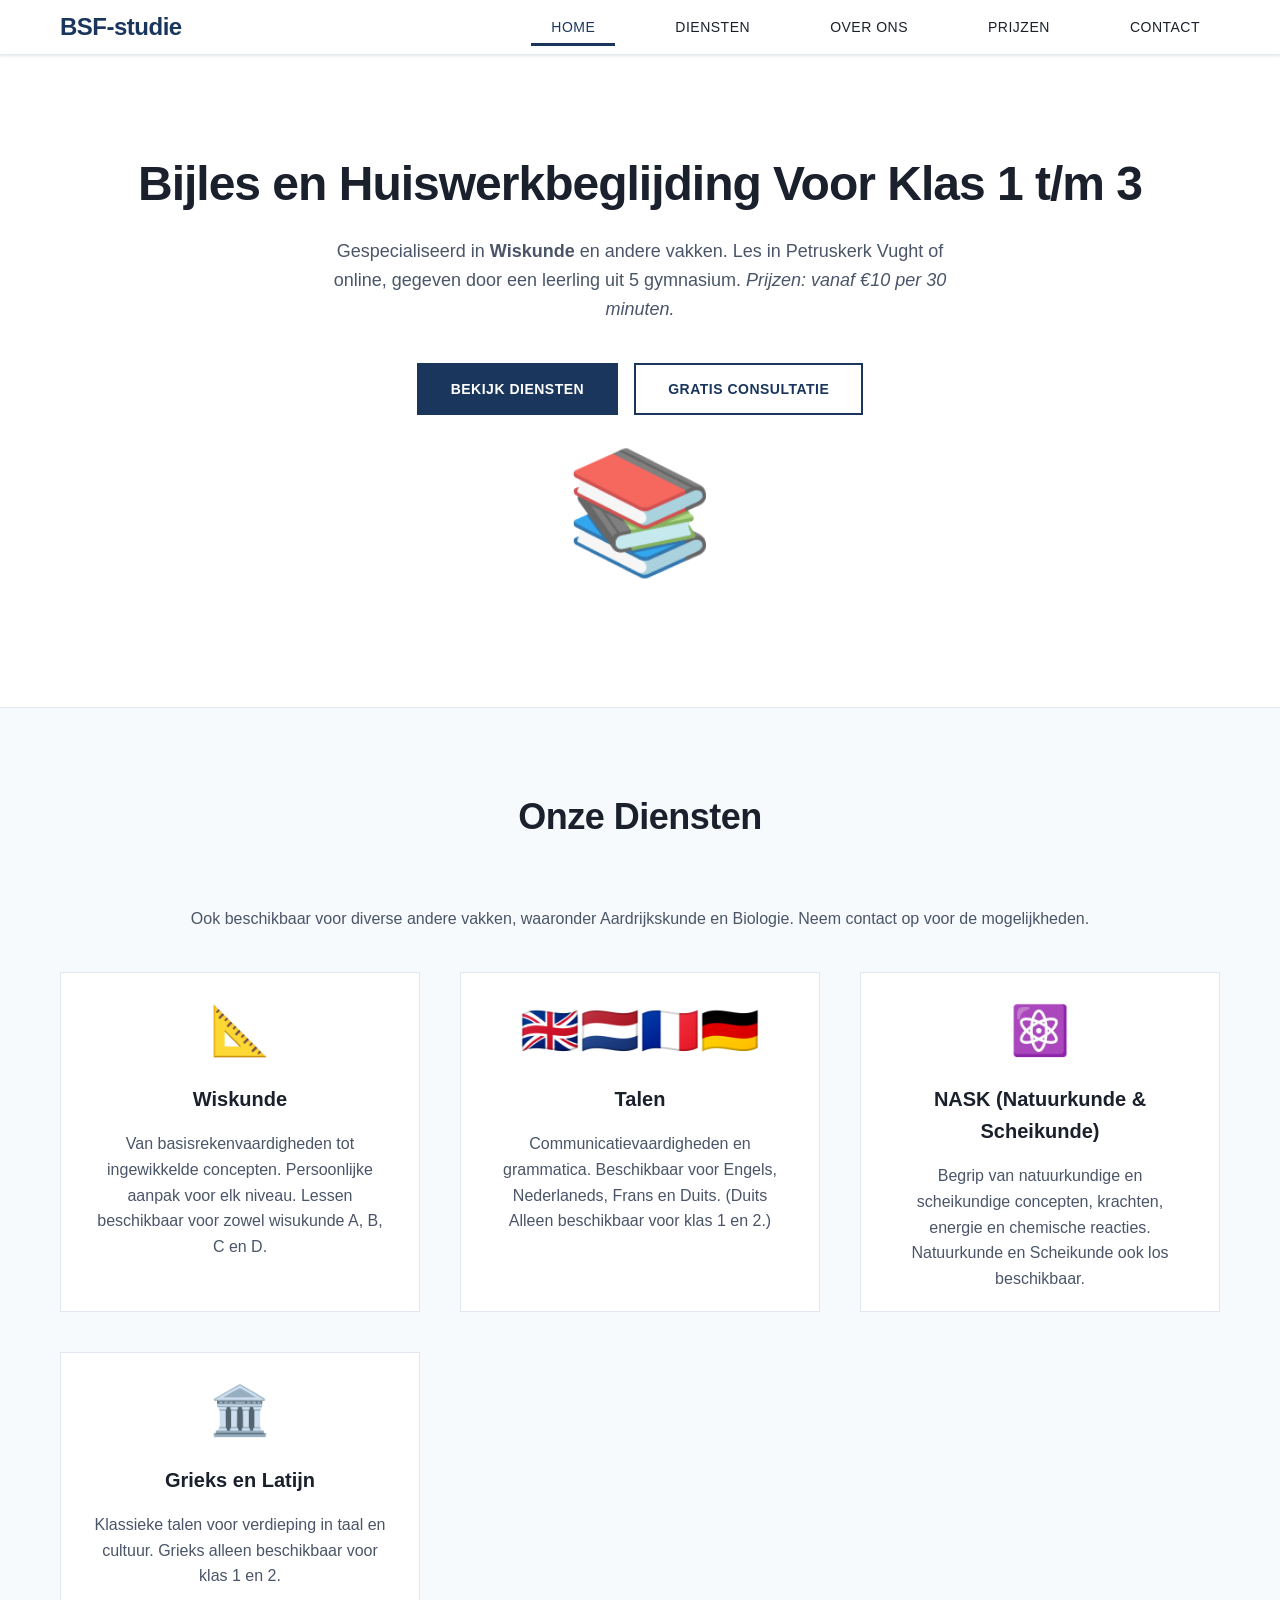
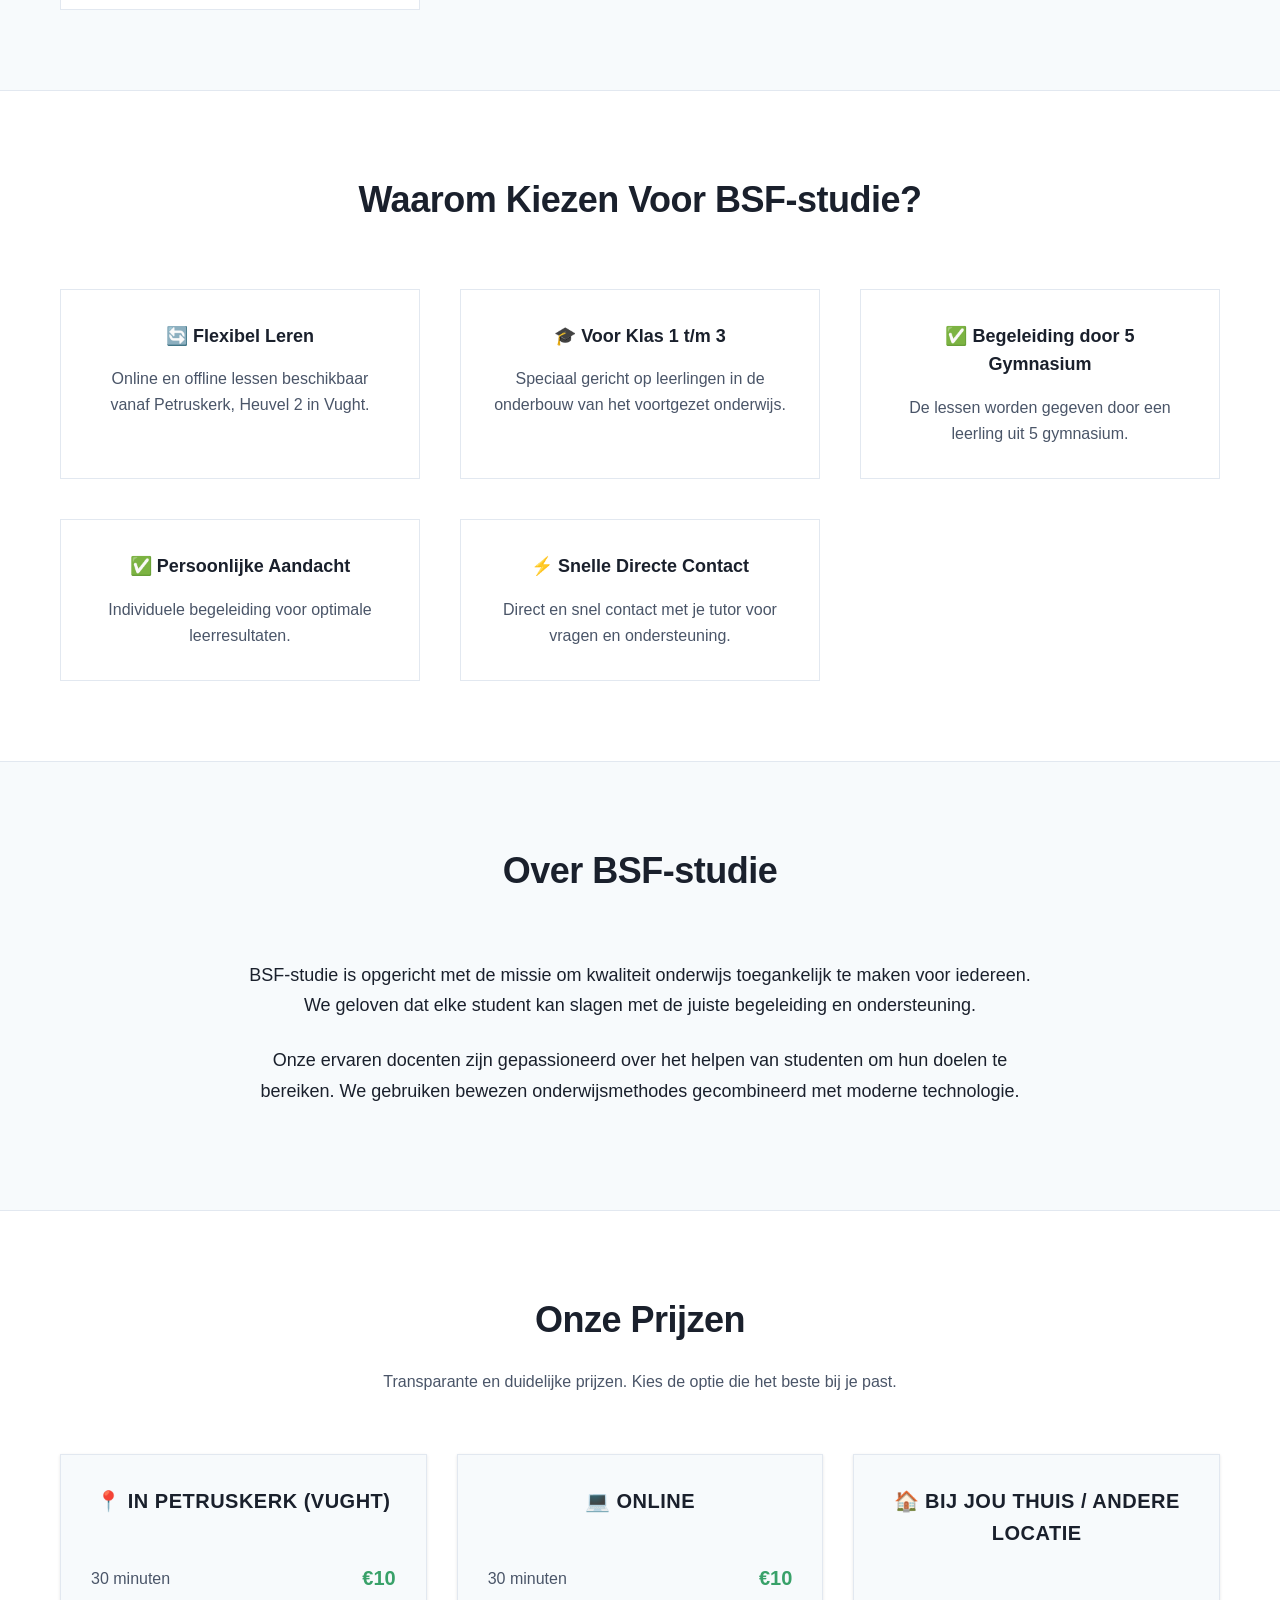
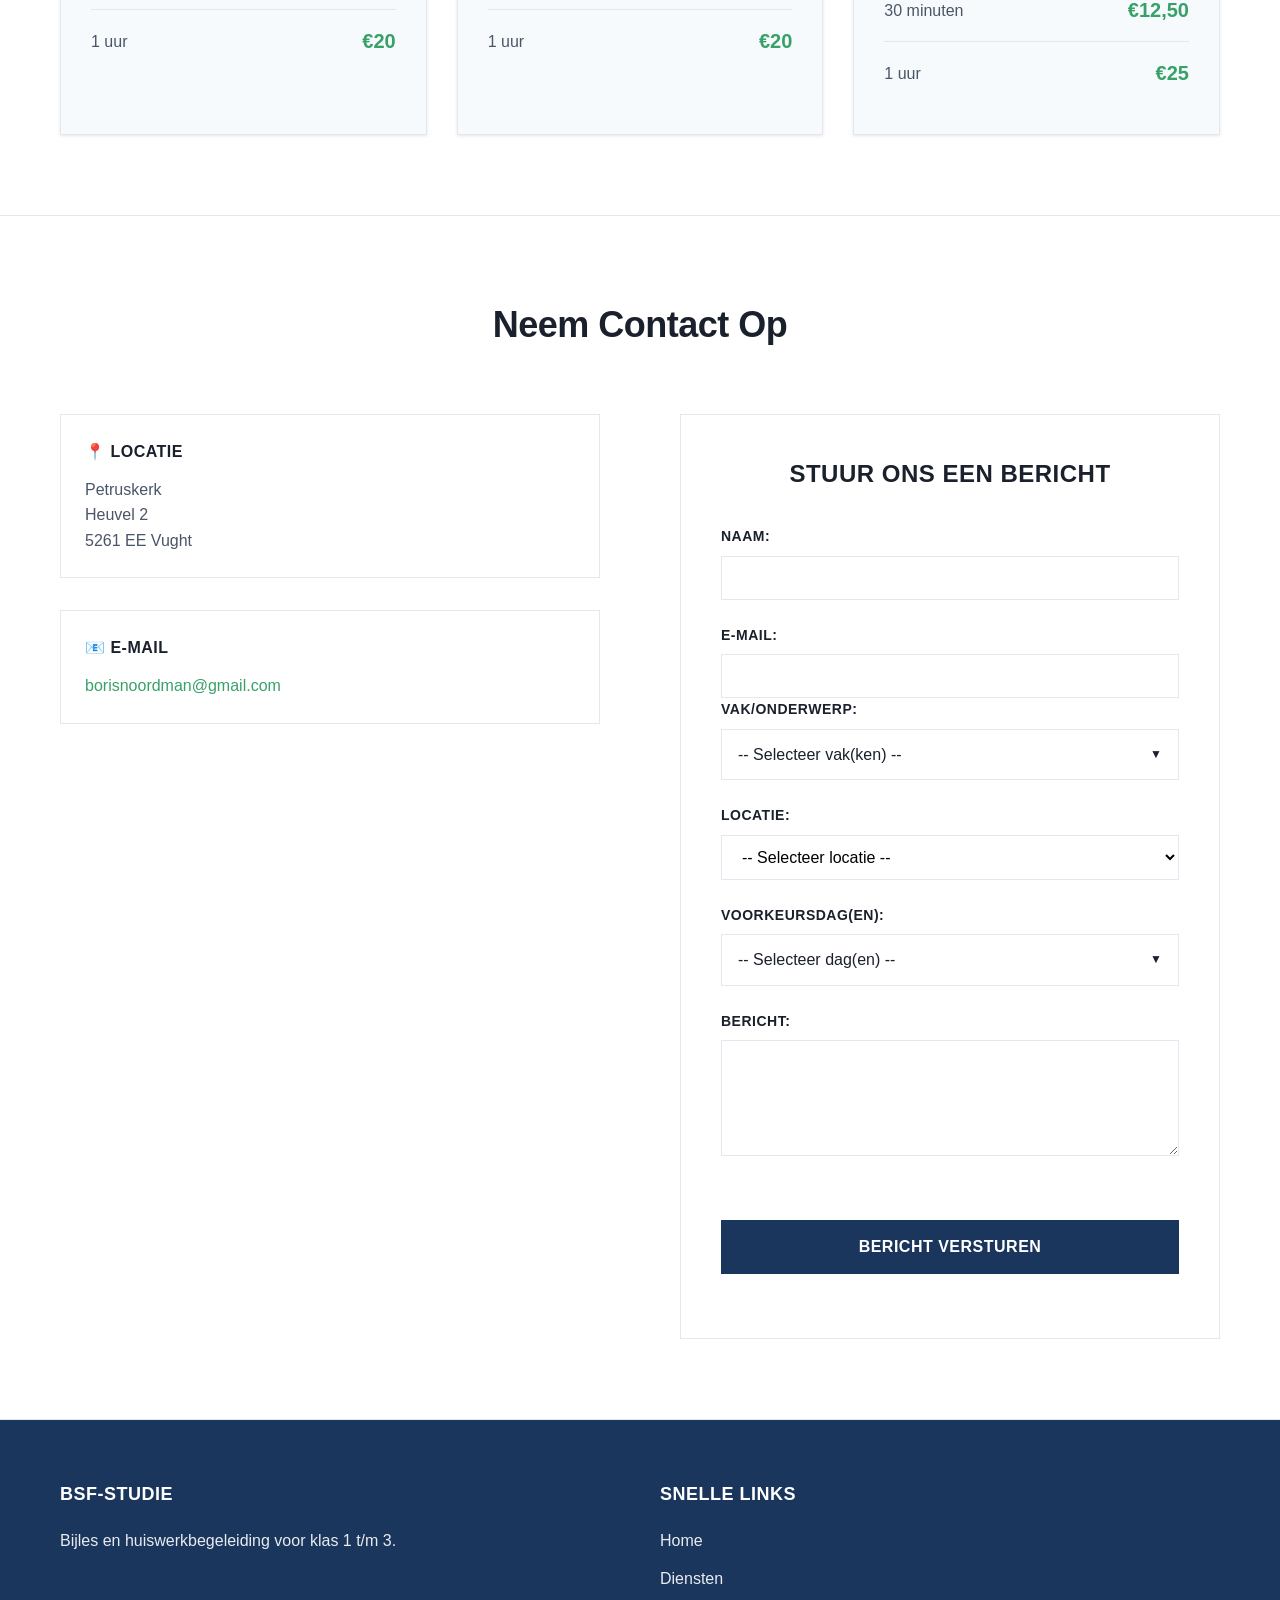
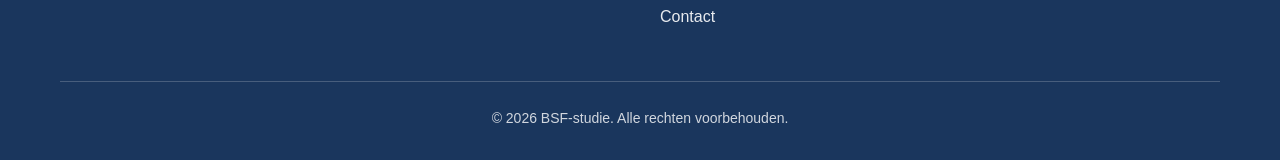
<file: index.html>
<!DOCTYPE html>
<html lang="nl">
<head>
    <meta charset="UTF-8">
    <meta name="viewport" content="width=device-width, initial-scale=1.0">
    <title>BSF-studie - Bijles & Huiswerkbegeleiding</title>
    <link rel="stylesheet" href="styles.css">
</head>
<body>
    <!-- Navigation -->
    <nav class="navbar">
        <div class="container">
            <div class="logo">BSF-studie</div>
            <ul class="nav-links">
                <li><a href="#home">Home</a></li>
                <li><a href="#services">Diensten</a></li>
                <li><a href="#about">Over Ons</a></li>
                <li><a href="#pricing">Prijzen</a></li>
                <li><a href="#contact">Contact</a></li>
            </ul>
            <div class="hamburger">
                <span></span>
                <span></span>
                <span></span>
            </div>
        </div>
    </nav>

    <!-- Hero Section -->
    <section id="home" class="hero">
        <div class="hero-content">
            <h1>Bijles en Huiswerkbeglijding Voor Klas 1 t/m 3</h1>
            <p>Gespecialiseerd in <strong>Wiskunde</strong> en andere vakken. Les in Petruskerk Vught of online, gegeven door een leerling uit 5 gymnasium. <em>Prijzen: vanaf €10 per 30 minuten.</em></p>
            <div class="cta-buttons">
                <button class="btn btn-primary" onclick="smoothScrollTo('#services')">Bekijk Diensten</button>
                <button class="btn btn-secondary" onclick="openContactForm()">Gratis Consultatie</button>
            </div>
        </div>
        <div class="hero-image">
            <div class="image-placeholder">📚</div>
        </div>
    </section>

    <!-- Services Section -->
    <section id="services" class="services">
        <div class="container">
            <h2>Onze Diensten</h2>
            <p style="text-align: center; margin-bottom: 40px; color: var(--text-light); font-size: 16px;">Ook beschikbaar voor diverse andere vakken, waaronder Aardrijkskunde en Biologie. Neem contact op voor de mogelijkheden.</p>
            <div class="services-grid">
                <div class="service-card">
                    <div class="service-icon">📐</div>
                    <h3>Wiskunde</h3>
                    <p>Van basisrekenvaardigheden tot ingewikkelde concepten. Persoonlijke aanpak voor elk niveau. Lessen beschikbaar voor zowel wisukunde A, B, C en D.</p>
                </div>
                <div class="service-card">
                    <div class="service-icon">🇬🇧🇳🇱🇫🇷🇩🇪</div>
                    <h3>Talen</h3>
                    <p>Communicatievaardigheden en grammatica. Beschikbaar voor Engels, Nederlaneds, Frans en Duits. (Duits Alleen beschikbaar voor klas 1 en 2.)</p>
                </div>
                <div class="service-card">
                    <div class="service-icon">⚛️</div>
                    <h3>NASK (Natuurkunde & Scheikunde)</h3>
                    <p>Begrip van natuurkundige en scheikundige concepten, krachten, energie en chemische reacties. Natuurkunde en Scheikunde ook los beschikbaar.</p>
                </div>
                <div class="service-card">
                    <div class="service-icon">🏛️</div>
                    <h3>Grieks en Latijn</h3>
                    <p>Klassieke talen voor verdieping in taal en cultuur. Grieks alleen beschikbaar voor klas 1 en 2.</p>
                </div>
            </div>
        </div>
    </section>

    <!-- Features Section -->
    <section class="features">
        <div class="container">
            <h2>Waarom Kiezen Voor BSF-studie?</h2>
            <div class="features-grid">
                <div class="feature">
                    <h3>🔄 Flexibel Leren</h3>
                    <p>Online en offline lessen beschikbaar vanaf Petruskerk, Heuvel 2 in Vught.</p>
                </div>
                <div class="feature">
                    <h3>🎓 Voor Klas 1 t/m 3</h3>
                    <p>Speciaal gericht op leerlingen in de onderbouw van het voortgezet onderwijs.</p>
                </div>
                <div class="feature">
                    <h3>✅ Begeleiding door 5 Gymnasium</h3>
                    <p>De lessen worden gegeven door een leerling uit 5 gymnasium.</p>
                </div>
                <div class="feature">
                    <h3>✅ Persoonlijke Aandacht</h3>
                    <p>Individuele begeleiding voor optimale leerresultaten.</p>
                </div>
                <div class="feature">
                    <h3>⚡ Snelle Directe Contact</h3>
                    <p>Direct en snel contact met je tutor voor vragen en ondersteuning.</p>
                </div>
            </div>
        </div>
    </section>

    <!-- About Section -->
    <section id="about" class="about">
        <div class="container">
            <h2>Over BSF-studie</h2>
            <div class="about-content">
                <div class="about-text">
                    <p>BSF-studie is opgericht met de missie om kwaliteit onderwijs toegankelijk te maken voor iedereen. We geloven dat elke student kan slagen met de juiste begeleiding en ondersteuning.</p>
                    <p>Onze ervaren docenten zijn gepassioneerd over het helpen van studenten om hun doelen te bereiken. We gebruiken bewezen onderwijsmethodes gecombineerd met moderne technologie.</p>
                </div>
            </div>
        </div>
    </section>

    <!-- Pricing Section -->
    <section id="pricing" class="pricing">
        <div class="container">
            <h2>Onze Prijzen</h2>
            <p style="text-align: center; margin-bottom: 40px; color: var(--text-light); font-size: 16px;">Transparante en duidelijke prijzen. Kies de optie die het beste bij je past.</p>
            <div class="pricing-grid">
                <div class="pricing-card">
                    <h3>📍 In Petruskerk (Vught)</h3>
                    <div class="price-item">
                        <span class="duration">30 minuten</span>
                        <span class="price">€10</span>
                    </div>
                    <div class="price-item">
                        <span class="duration">1 uur</span>
                        <span class="price">€20</span>
                    </div>
                </div>
                <div class="pricing-card">
                    <h3>💻 Online</h3>
                    <div class="price-item">
                        <span class="duration">30 minuten</span>
                        <span class="price">€10</span>
                    </div>
                    <div class="price-item">
                        <span class="duration">1 uur</span>
                        <span class="price">€20</span>
                    </div>
                </div>
                <div class="pricing-card">
                    <h3>🏠 Bij jou thuis / Andere locatie</h3>
                    <div class="price-item">
                        <span class="duration">30 minuten</span>
                        <span class="price">€12,50</span>
                    </div>
                    <div class="price-item">
                        <span class="duration">1 uur</span>
                        <span class="price">€25</span>
                    </div>
                </div>
            </div>
        </div>
    </section>

    <!-- Contact Section -->
    <section id="contact" class="contact">
        <div class="container">
            <h2>Neem Contact Op</h2>
            <div class="contact-content">
                <div class="contact-info">
                    <div class="info-item">
                        <h3>📍 Locatie</h3>
                        <p>Petruskerk<br>Heuvel 2<br>5261 EE Vught</p>
                    </div>
                    <div class="info-item">
                        <h3>📧 E-mail</h3>
                        <p><a href="mailto:borisnoordman@gmail.com">borisnoordman@gmail.com</a></p>
                    </div>
                </div>

                <form class="contact-form" id="contactForm" action="https://formsubmit.co/borisnoordman@gmail.com" method="POST">
                    <h3>Stuur ons een Bericht</h3>
                    <div class="form-group">
                        <label for="name">Naam:</label>
                        <input type="text" id="name" name="name" required>
                    </div>
                    <div class="form-group">
                        <label for="email">E-mail:</label>
                        <input type="email" id="email" name="email" required>
                    <div class="form-group">
                        <label for="subject">Vak/Onderwerp:</label>
                        <div class="multi-select-container">
                            <div class="multi-select-display" onclick="toggleMultiSelect('subject')">
                                <span id="subject-display">-- Selecteer vak(ken) --</span>
                                <span class="dropdown-arrow">▼</span>
                            </div>
                            <div class="multi-select-options" id="subject-options">
                                <label><input type="checkbox" name="subject_wiskunde" value="Ja" onchange="updateMultiSelect('subject')"> Wiskunde</label>
                                <label><input type="checkbox" name="subject_nask" value="Ja" onchange="updateMultiSelect('subject')"> NASK</label>
                                <label><input type="checkbox" name="subject_natuurkunde" value="Ja" onchange="updateMultiSelect('subject')"> Natuurkunde</label>
                                <label><input type="checkbox" name="subject_scheikunde" value="Ja" onchange="updateMultiSelect('subject')"> Scheikunde</label>
                                <label><input type="checkbox" name="subject_grieks" value="Ja" onchange="updateMultiSelect('subject')"> Grieks (alleen klas 1-2)</label>
                                <label><input type="checkbox" name="subject_latijn" value="Ja" onchange="updateMultiSelect('subject')"> Latijn</label>
                                <label><input type="checkbox" name="subject_engels" value="Ja" onchange="updateMultiSelect('subject')"> Engels</label>
                                <label><input type="checkbox" name="subject_aardrijkskunde" value="Ja" onchange="updateMultiSelect('subject')"> Aardrijkskunde</label>
                                <label><input type="checkbox" name="subject_frans" value="Ja" onchange="updateMultiSelect('subject')"> Frans</label>
                                <label><input type="checkbox" name="subject_duits" value="Ja" onchange="updateMultiSelect('subject')"> Duits (alleen klas 1-2)</label>
                                <label><input type="checkbox" name="subject_overig" value="Ja" onchange="updateMultiSelect('subject')"> Ander Vak</label>
                            </div>
                        </div>
                    </div>
                    <div class="form-group" id="other-subject-group" style="display: none;">
                        <label for="other-subject">Welk ander vak?</label>
                        <input type="text" id="other-subject" name="other_subject" placeholder="Voer het vak in">
                    </div>
                    <div class="form-group">
                        <label for="location">Locatie:</label>
                        <select id="location" name="location" required>
                            <option value="">-- Selecteer locatie --</option>
                            <option value="p Petruskerk">In Petruskerk (Vught)</option>
                            <option value="online">Online</option>
                            <option value="at_home">Bij jou thuis of andere locatie</option>
                        </select>
                    </div>
                    <div class="form-group">
                        <label for="preferred-day">Voorkeursdag(en):</label>
                        <div class="multi-select-container">
                            <div class="multi-select-display" onclick="toggleMultiSelect('day')">
                                <span id="day-display">-- Selecteer dag(en) --</span>
                                <span class="dropdown-arrow">▼</span>
                            </div>
                            <div class="multi-select-options" id="day-options">
                                <label><input type="checkbox" name="dag_maandag" value="Ja" onchange="updateMultiSelect('day')"> Maandag</label>
                                <label><input type="checkbox" name="dag_dinsdag" value="Ja" onchange="updateMultiSelect('day')"> Dinsdag</label>
                                <label><input type="checkbox" name="dag_woensdag" value="Ja" onchange="updateMultiSelect('day')"> Woensdag</label>
                                <label><input type="checkbox" name="dag_donderdag" value="Ja" onchange="updateMultiSelect('day')"> Donderdag</label>
                                <label><input type="checkbox" name="dag_vrijdag" value="Ja" onchange="updateMultiSelect('day')"> Vrijdag</label>
                                <label><input type="checkbox" name="dag_zaterdag" value="Ja" onchange="updateMultiSelect('day')"> Zaterdag</label>
                                <label><input type="checkbox" name="dag_zondag" value="Ja" onchange="updateMultiSelect('day')"> Zondag</label>
                            </div>
                        </div>
                    </div>
                    <div class="form-group">
                        <label for="message">Bericht:</label>
                        <textarea id="message" name="message" rows="5" required></textarea>
                    </div>
                    <!-- FormSubmit required fields -->
                    <input type="hidden" name="_captcha" value="false">
                    <input type="hidden" name="_next" value="success.html">
                    <input type="hidden" name="_subject" value="Nieuwe aanvraag bijles">
                    <input type="hidden" name="_template" value="table">
                    <button type="submit" class="btn btn-primary">Bericht Versturen</button>
                </form>
            </div>
        </div>
    </section>

    <!-- Footer -->
    <footer class="footer">
        <div class="container">
            <div class="footer-content">
                <div class="footer-section">
                    <h4>BSF-studie</h4>
                    <p>Bijles en huiswerkbegeleiding voor klas 1 t/m 3.</p>
                </div>
                <div class="footer-section">
                    <h4>Snelle Links</h4>
                    <ul>
                        <li><a href="#home">Home</a></li>
                        <li><a href="#services">Diensten</a></li>
                        <li><a href="#contact">Contact</a></li>
                    </ul>
                </div>
            </div>
            <div class="footer-bottom">
                <p>&copy; 2026 BSF-studie. Alle rechten voorbehouden.</p>
            </div>
        </div>
    </footer>

    <script src="script.js"></script>
</body>
</html>
</file>
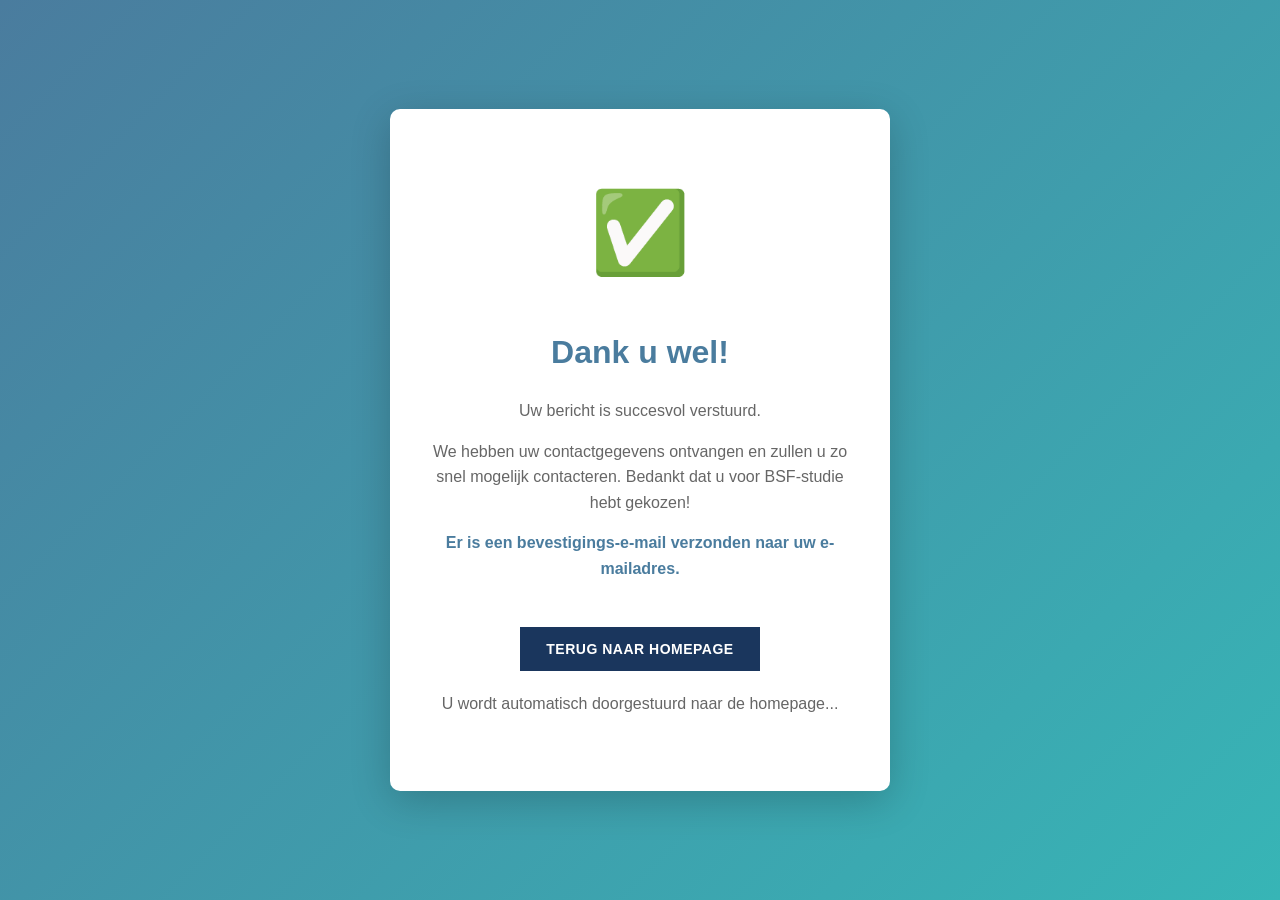
<file: success.html>
<!DOCTYPE html>
<html lang="nl">
<head>
    <meta charset="UTF-8">
    <meta name="viewport" content="width=device-width, initial-scale=1.0">
    <title>Bericht Verstuurd - BSF-studie</title>
    <link rel="stylesheet" href="styles.css">
    <style>
        .success-container {
            display: flex;
            justify-content: center;
            align-items: center;
            min-height: 100vh;
            background: linear-gradient(135deg, #4A7C9E 0%, #37B5B6 100%);
            padding: 20px;
        }
        
        .success-content {
            background: white;
            padding: 60px 40px;
            border-radius: 10px;
            text-align: center;
            max-width: 500px;
            box-shadow: 0 10px 40px rgba(0, 0, 0, 0.2);
        }
        
        .success-icon {
            font-size: 80px;
            margin-bottom: 30px;
            animation: checkmark 0.6s ease-in-out;
        }
        
        .success-content h1 {
            color: #4A7C9E;
            font-size: 32px;
            margin-bottom: 20px;
        }
        
        .success-content p {
            color: #666;
            font-size: 16px;
            margin-bottom: 15px;
            line-height: 1.6;
        }
        
        .success-content .btn {
            margin-top: 30px;
            display: inline-block;
        }
        
        @keyframes checkmark {
            0% {
                transform: scale(0) rotate(-45deg);
                opacity: 0;
            }
            50% {
                transform: scale(1.2) rotate(10deg);
            }
            100% {
                transform: scale(1) rotate(0);
                opacity: 1;
            }
        }
        
        .redirect-info {
            color: #999;
            font-size: 14px;
            margin-top: 20px;
        }
    </style>
</head>
<body>
    <div class="success-container">
        <div class="success-content">
            <div class="success-icon">✅</div>
            <h1>Dank u wel!</h1>
            <p>Uw bericht is succesvol verstuurd.</p>
            <p>We hebben uw contactgegevens ontvangen en zullen u zo snel mogelijk contacteren. Bedankt dat u voor BSF-studie hebt gekozen!</p>
            <p style="font-weight: 600; color: #4A7C9E;">Er is een bevestigings-e-mail verzonden naar uw e-mailadres.</p>
            
            <button class="btn btn-primary" onclick="window.location.href='index.html'">Terug naar Homepage</button>
            
            <div class="redirect-info">
                <p>U wordt automatisch doorgestuurd naar de homepage...</p>
            </div>
        </div>
    </div>
    
    <script>
        // Redirect to homepage after 5 seconds
        setTimeout(() => {
            window.location.href = 'index.html';
        }, 5000);
    </script>
</body>
</html>
</file>
<file: styles.css>
/* Root Variables */
:root {
    --primary-color: #1a365d;
    --secondary-color: #2d3748;
    --accent-color: #38a169;
    --text-dark: #1a202c;
    --text-light: #4a5568;
    --bg-white: #ffffff;
    --bg-light: #f7fafc;
    --border-color: #e2e8f0;
    --shadow: 0 1px 3px rgba(0, 0, 0, 0.1);
    --shadow-lg: 0 4px 6px rgba(0, 0, 0, 0.1);
}

/* Global Styles */
* {
    margin: 0;
    padding: 0;
    box-sizing: border-box;
}

html {
    scroll-behavior: smooth;
}

body {
    font-family: 'Segoe UI', Tahoma, Geneva, Verdana, sans-serif;
    color: var(--text-dark);
    line-height: 1.6;
    overflow-x: hidden;
}

.container {
    max-width: 1200px;
    margin: 0 auto;
    padding: 0 20px;
}

/* Buttons */
.btn {
    padding: 12px 24px;
    border: 2px solid var(--primary-color);
    background-color: var(--primary-color);
    color: white;
    font-size: 14px;
    font-weight: 600;
    cursor: pointer;
    transition: all 0.2s ease;
    text-transform: uppercase;
    letter-spacing: 0.5px;
}

.btn:hover {
    background-color: var(--secondary-color);
    border-color: var(--secondary-color);
    transform: translateY(-1px);
}

.btn-secondary {
    background-color: transparent;
    color: var(--primary-color);
    border-color: var(--primary-color);
}

.btn-secondary:hover {
    background-color: var(--primary-color);
    color: white;
}

.btn-outline {
    background-color: transparent;
    color: var(--primary-color);
    border-color: var(--primary-color);
}

.btn-outline:hover {
    background-color: var(--primary-color);
    color: white;
}

/* Navigation */
.navbar {
    background-color: var(--bg-white);
    border-bottom: 1px solid var(--border-color);
    box-shadow: var(--shadow);
    position: sticky;
    top: 0;
    z-index: 100;
}

.navbar .container {
    display: flex;
    justify-content: space-between;
    align-items: center;
    padding: 0 20px;
    max-width: 1200px;
    margin: 0 auto;
}

.logo {
    font-size: 24px;
    font-weight: 700;
    color: var(--primary-color);
    cursor: pointer;
    letter-spacing: -0.5px;
}

.nav-links {
    display: flex;
    list-style: none;
    gap: 40px;
}

.nav-links a {
    text-decoration: none;
    color: var(--text-dark);
    font-weight: 500;
    font-size: 14px;
    text-transform: uppercase;
    letter-spacing: 0.5px;
    transition: color 0.2s ease;
}

.nav-links a:hover {
    color: var(--accent-color);
}

.hamburger {
    display: none;
    flex-direction: column;
    cursor: pointer;
}

.hamburger span {
    width: 25px;
    height: 2px;
    background-color: var(--primary-color);
    margin: 4px 0;
    transition: 0.2s;
}

/* Hero Section */
.hero {
    background-color: var(--bg-white);
    padding: 100px 0;
    border-bottom: 1px solid var(--border-color);
}

.hero .container {
    display: flex;
    flex-direction: column;
    align-items: center;
    justify-content: center;
    text-align: center;
    gap: 40px;
    max-width: 900px;
    margin: 0 auto;
    padding: 0 20px;
}

.hero-content {
    width: 100%;
    text-align: center;
}

.hero h1 {
    font-size: 48px;
    margin-bottom: 24px;
    line-height: 1.2;
    color: var(--text-dark);
    font-weight: 700;
    letter-spacing: -1px;
}

.hero p em {
    font-style: italic;
}

.hero p {
    font-size: 18px;
    margin: 0 auto 40px;
    color: var(--text-light);
    line-height: 1.6;
    max-width: 650px;
}

.cta-buttons {
    display: flex;
    flex-wrap: wrap;
    justify-content: center;
    gap: 16px;
}

.cta-buttons .btn {
    padding: 16px 32px;
    font-size: 14px;
}

.hero-image {
    text-align: center;
}

.image-placeholder {
    font-size: 120px;
    color: var(--accent-color);
    opacity: 0.8;
}

/* Services Section */
.services {
    padding: 80px 0;
    background-color: var(--bg-light);
    border-bottom: 1px solid var(--border-color);
}

.services .container {
    max-width: 1200px;
    margin: 0 auto;
    padding: 0 20px;
}

.services h2 {
    font-size: 36px;
    text-align: center;
    margin-bottom: 60px;
    color: var(--text-dark);
    font-weight: 700;
    letter-spacing: -0.5px;
}

.services-grid {
    display: grid;
    grid-template-columns: repeat(auto-fit, minmax(350px, 1fr));
    gap: 40px;
}

.service-card {
    background-color: var(--bg-white);
    padding: 20px 30px;
    border: 1px solid var(--border-color);
    transition: all 0.2s ease;
    text-align: center;
}

.service-card:hover {
    border-color: var(--accent-color);
    box-shadow: var(--shadow-lg);
}

.service-icon {
    font-size: 48px;
    margin-bottom: 14px;
    display: block;
}

.service-card h3 {
    color: var(--text-dark);
    margin-bottom: 16px;
    font-size: 20px;
    font-weight: 600;
}

.service-card p {
    color: var(--text-light);
    line-height: 1.6;
    font-size: 16px;
}

/* Features Section */
.features {
    padding: 80px 0;
    background-color: var(--bg-white);
    border-bottom: 1px solid var(--border-color);
}

.features .container {
    max-width: 1200px;
    margin: 0 auto;
    padding: 0 20px;
}

.features h2 {
    font-size: 36px;
    text-align: center;
    margin-bottom: 60px;
    color: var(--text-dark);
    font-weight: 700;
    letter-spacing: -0.5px;
}

.features-grid {
    display: grid;
    grid-template-columns: repeat(auto-fit, minmax(300px, 1fr));
    gap: 40px;
}

.feature {
    padding: 32px;
    background-color: var(--bg-white);
    border: 1px solid var(--border-color);
    transition: all 0.2s ease;
    text-align: center;
}

.feature:hover {
    border-color: var(--accent-color);
    box-shadow: var(--shadow-lg);
}

.feature h3 {
    color: var(--text-dark);
    margin-bottom: 16px;
    font-size: 18px;
    font-weight: 600;
}

.feature p {
    color: var(--text-light);
    line-height: 1.6;
    font-size: 16px;
}

/* About Section */
.about {
    padding: 80px 0;
    background-color: var(--bg-light);
    border-bottom: 1px solid var(--border-color);
}

.about .container {
    max-width: 1200px;
    margin: 0 auto;
    padding: 0 20px;
}

.about h2 {
    font-size: 36px;
    text-align: center;
    margin-bottom: 60px;
    color: var(--text-dark);
    font-weight: 700;
    letter-spacing: -0.5px;
}

.about-content {
    display: flex;
    justify-content: center;
    max-width: 800px;
    margin: 0 auto;
}

.about-text p {
    margin-bottom: 24px;
    color: var(--text-dark);
    line-height: 1.7;
    font-size: 18px;
    text-align: center;
}

/* Pricing Section */
.pricing {
    padding: 80px 0;
    background-color: var(--bg-white);
    border-bottom: 1px solid var(--border-color);
}

.pricing .container {
    max-width: 1200px;
    margin: 0 auto;
    padding: 0 20px;
}

.pricing h2 {
    font-size: 36px;
    text-align: center;
    margin-bottom: 20px;
    color: var(--text-dark);
    font-weight: 700;
    letter-spacing: -0.5px;
}

.pricing-grid {
    display: grid;
    grid-template-columns: repeat(auto-fit, minmax(300px, 1fr));
    gap: 30px;
    margin-top: 60px;
}

.pricing-card {
    background-color: var(--bg-light);
    padding: 30px;
    border: 1px solid var(--border-color);
    text-align: center;
    transition: all 0.3s ease;
    box-shadow: var(--shadow);
}

.pricing-card:hover {
    box-shadow: var(--shadow-lg);
    border-color: var(--accent-color);
}

.pricing-card h3 {
    font-size: 20px;
    color: var(--text-dark);
    margin-bottom: 30px;
    font-weight: 600;
    text-transform: uppercase;
    letter-spacing: 0.5px;
}

.price-item {
    display: flex;
    justify-content: space-between;
    align-items: center;
    padding: 15px 0;
    border-bottom: 1px solid var(--border-color);
}

.price-item:last-child {
    border-bottom: none;
}

.price-item .duration {
    color: var(--text-light);
    font-size: 16px;
    font-weight: 500;
}

.price-item .price {
    color: var(--accent-color);
    font-size: 20px;
    font-weight: 700;
}

/* Contact Section */
.contact {
    padding: 80px 0;
    background-color: var(--bg-white);
}

.contact .container {
    max-width: 1200px;
    margin: 0 auto;
    padding: 0 20px;
}

.contact h2 {
    font-size: 36px;
    text-align: center;
    margin-bottom: 60px;
    color: var(--text-dark);
    font-weight: 700;
    letter-spacing: -0.5px;
}

.contact-content {
    display: grid;
    grid-template-columns: 1fr 1fr;
    gap: 80px;
}

.contact-info {
    display: flex;
    flex-direction: column;
    gap: 32px;
}

.info-item {
    padding: 24px;
    background-color: var(--bg-white);
    border: 1px solid var(--border-color);
    transition: all 0.2s ease;
}

.info-item:hover {
    border-color: var(--accent-color);
    box-shadow: var(--shadow-lg);
}

.info-item h3 {
    color: var(--text-dark);
    margin-bottom: 12px;
    font-size: 16px;
    font-weight: 600;
    text-transform: uppercase;
    letter-spacing: 0.5px;
}

.info-item p {
    color: var(--text-light);
    line-height: 1.6;
    font-size: 16px;
}

.info-item a {
    color: var(--accent-color);
    text-decoration: none;
    font-weight: 500;
    transition: color 0.2s ease;
}

.info-item a:hover {
    color: var(--primary-color);
}

.contact-form {
    background-color: var(--bg-white);
    padding: 40px;
    border: 1px solid var(--border-color);
}

.contact-form h3 {
    color: var(--text-dark);
    margin-bottom: 32px;
    font-size: 24px;
    text-align: center;
    font-weight: 600;
    text-transform: uppercase;
    letter-spacing: 0.5px;
}

.form-group {
    margin-bottom: 24px;
}

.form-group label {
    display: block;
    margin-bottom: 8px;
    color: var(--text-dark);
    font-weight: 600;
    font-size: 14px;
    text-transform: uppercase;
    letter-spacing: 0.5px;
}

.form-group input,
.form-group select,
.form-group textarea {
    width: 100%;
    padding: 12px 16px;
    border: 1px solid var(--border-color);
    font-size: 16px;
    font-family: inherit;
    transition: border-color 0.2s ease;
    background-color: var(--bg-white);
}

.form-group input:focus,
.form-group select:focus,
.form-group textarea:focus {
    outline: none;
    border-color: var(--accent-color);
}

.contact-form .btn {
    width: 100%;
    margin-top: 32px;
    padding: 16px;
    font-size: 16px;
    font-weight: 600;
    text-transform: uppercase;
    letter-spacing: 0.5px;
}

/* Multi-select dropdowns */
.multi-select-container {
    position: relative;
}

.multi-select-display {
    padding: 12px 16px;
    border: 1px solid var(--border-color);
    background-color: var(--bg-white);
    cursor: pointer;
    display: flex;
    justify-content: space-between;
    align-items: center;
    font-size: 16px;
    font-family: inherit;
    transition: border-color 0.2s ease;
}

.multi-select-display:hover {
    border-color: var(--accent-color);
}

.multi-select-options {
    position: absolute;
    top: 100%;
    left: 0;
    right: 0;
    background-color: var(--bg-white);
    border: 1px solid var(--border-color);
    border-top: none;
    z-index: 1000;
    display: none;
    box-shadow: var(--shadow-lg);
}

.multi-select-options label {
    display: block;
    padding: 5px 16px;
    cursor: pointer;
    font-size: 14px;
    border-bottom: 1px solid var(--border-color);
}

.multi-select-options label:last-child {
    border-bottom: none;
}

.multi-select-options label:hover {
    background-color: var(--bg-light);
}

.multi-select-options label input[type="checkbox"] {
    margin-right: 8px;
}

.dropdown-arrow {
    font-size: 12px;
    transition: transform 0.2s ease;
}

.multi-select-container.open .dropdown-arrow {
    transform: rotate(180deg);
}
.footer {
    background-color: var(--primary-color);
    color: white;
    padding: 60px 0 30px;
    border-top: 1px solid var(--border-color);
}

.footer .container {
    max-width: 1200px;
    margin: 0 auto;
    padding: 0 20px;
}

.footer-content {
    display: grid;
    grid-template-columns: repeat(auto-fit, minmax(250px, 1fr));
    gap: 40px;
    margin-bottom: 40px;
}

.footer-section h4 {
    margin-bottom: 20px;
    color: white;
    font-size: 18px;
    font-weight: 600;
    text-transform: uppercase;
    letter-spacing: 0.5px;
}

.footer-section p {
    color: rgba(255, 255, 255, 0.9);
    line-height: 1.6;
    font-size: 16px;
}

.footer-section ul {
    list-style: none;
}

.footer-section ul li {
    margin-bottom: 12px;
}

.footer-section a {
    color: rgba(255, 255, 255, 0.9);
    text-decoration: none;
    transition: color 0.2s ease;
    font-weight: 500;
}

.footer-section a:hover {
    color: var(--accent-color);
}

.social-links {
    display: flex;
    gap: 20px;
}

.footer-bottom {
    border-top: 1px solid rgba(255, 255, 255, 0.2);
    padding-top: 25px;
    text-align: center;
    color: rgba(255, 255, 255, 0.8);
    font-size: 14px;
}

/* Responsive Design */
@media (max-width: 768px) {
    .navbar .container {
        padding: 15px 20px;
    }

    .nav-links {
        display: none;
        position: absolute;
        top: 100%;
        left: 0;
        right: 0;
        background-color: var(--bg-white);
        flex-direction: column;
        gap: 0;
        padding: 20px 0;
        border-top: 1px solid var(--border-color);
        box-shadow: var(--shadow-lg);
    }

    .nav-links a {
        padding: 12px 20px;
        border-bottom: 1px solid var(--border-color);
    }

    .nav-links a:last-child {
        border-bottom: none;
    }

    .hamburger {
        display: flex;
    }

    .hero {
        padding: 60px 0;
    }

    .hero .container {
        flex-direction: column;
        gap: 40px;
    }

    .hero h1 {
        font-size: 36px;
    }

    .hero p {
        font-size: 16px;
    }

    .cta-buttons {
        flex-direction: column;
        gap: 12px;
    }

    .cta-buttons .btn {
        width: calc(100% - 40px);
        padding: 14px 20px;
        font-size: 14px;
        margin: 0 20px;
    }

    .image-placeholder {
        font-size: 100px;
    }

    .services h2,
    .features h2,
    .about h2,
    .contact h2 {
        font-size: 28px;
    }

    .contact-content {
        grid-template-columns: 1fr;
        gap: 40px;
    }

    .contact-info {
        gap: 24px;
    }

    .services-grid,
    .features-grid {
        grid-template-columns: 1fr;
    }
}

@media (max-width: 480px) {
    .hero h1 {
        font-size: 28px;
    }

    .hero p {
        font-size: 14px;
    }

    .btn {
        padding: 12px 20px;
        font-size: 12px;
    }

    .image-placeholder {
        font-size: 80px;
    }

    .services-grid,
    .features-grid {
        grid-template-columns: 1fr;
    }
}
</file>
